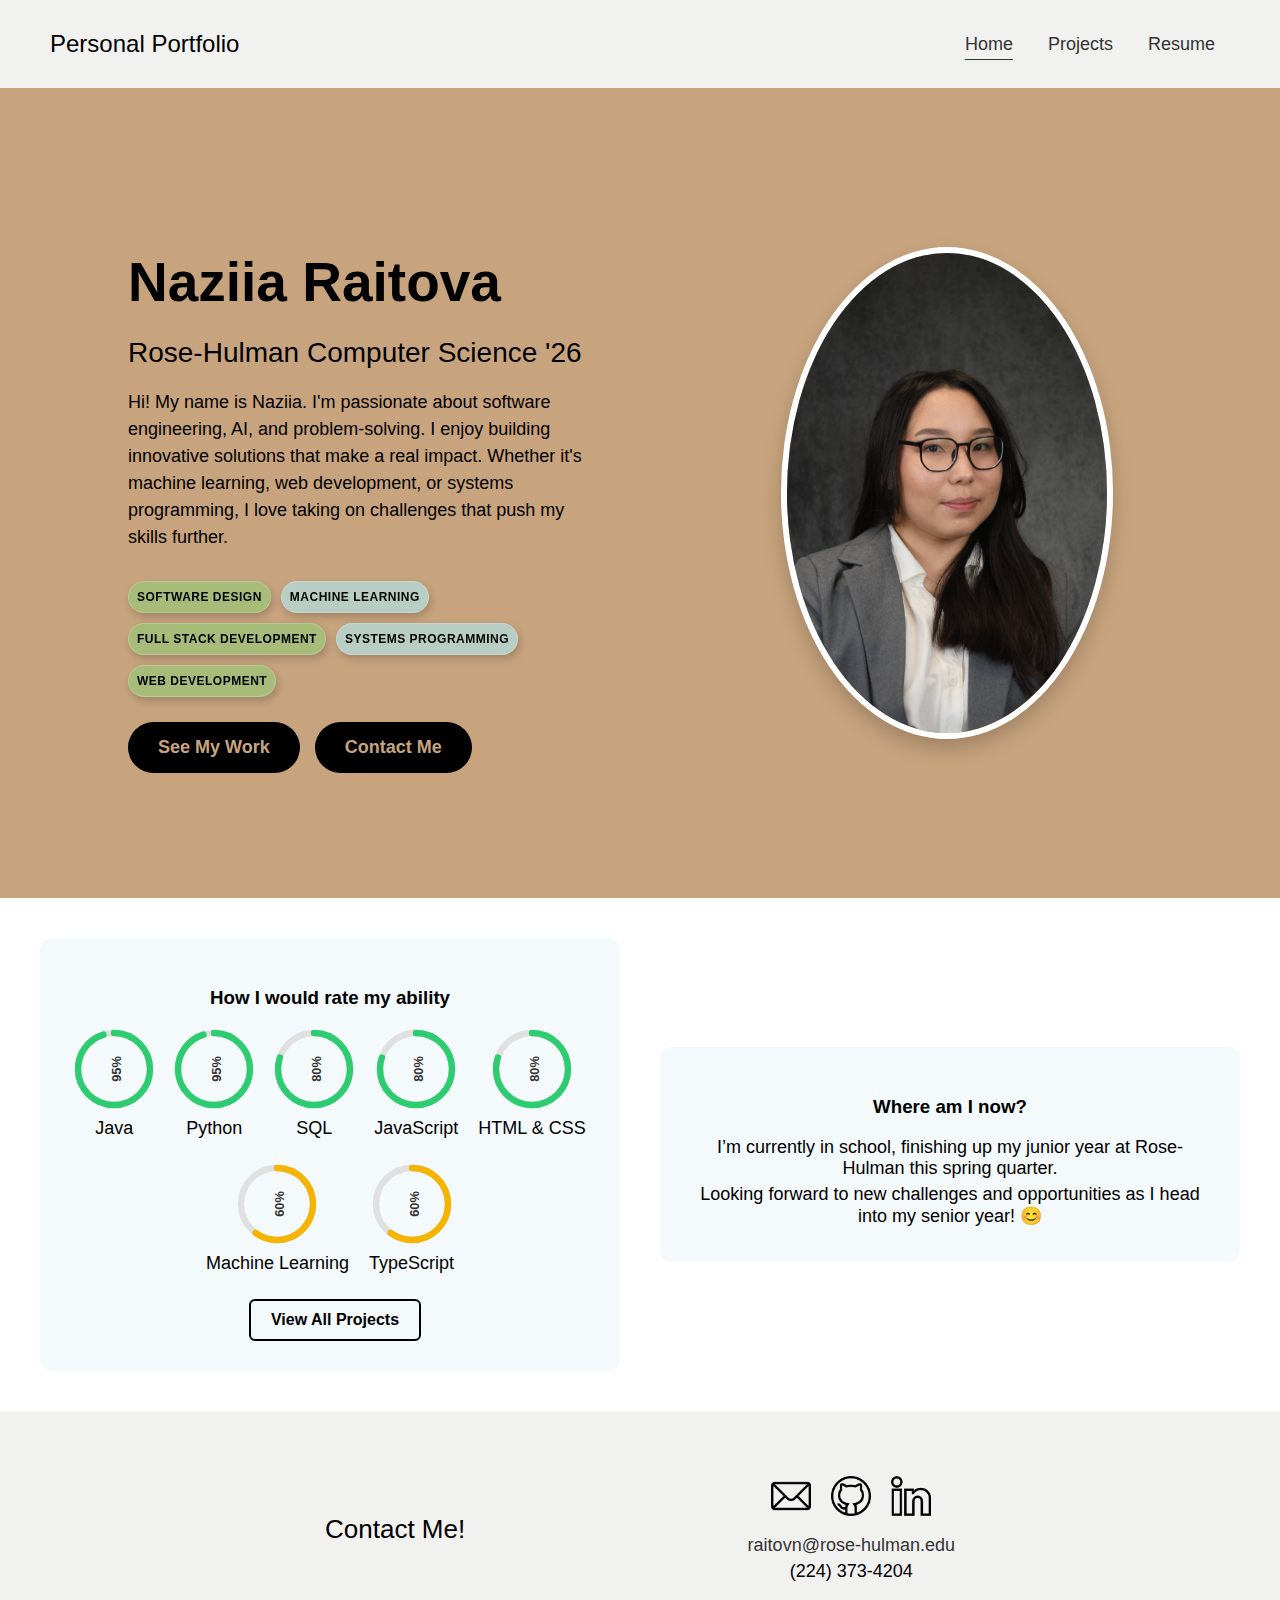
<file: index.html>
<!DOCTYPE html>
<html lang="en">
<head>
    <meta charset="utf-8" />
    <meta name="viewport" content="width=device-width, initial-scale=1" />
    <title>Naziia Raitova's Personal Website</title>
    <link rel="icon" href="images/icon2.png" />
    <link rel="stylesheet" href="styles/main.css">
    <script src="scripts/main.js"></script>
    <style>
        /* Hero Section */
        .hero {
            display: flex;
            justify-content: space-between;
            align-items: center;
            height: 90vh;
            background-color: #c8a47e;
            padding: 0 10%;
        }

        /* Left Side - Text */
        .hero-text {
            width: 45%;
            color: black;
            animation: fadeIn 1.5s ease-in-out;
        }

        .hero-text h1 {
            font-size: 55px;
            font-weight: bold;
            margin-bottom: 10px;
        }

        .hero-text h2 {
            font-size: 28px;
            margin-bottom: 20px;
            color: black;
        }

        .hero-text p {
            font-size: 18px;
            line-height: 1.5;
            margin-bottom: 30px;
        }

        .hero-buttons {
            display: flex;
            gap: 15px;
        }

        .hero-buttons a {
            display: inline-block;
            padding: 15px 30px;
            background-color: black;
            color: #c8a47e;
            text-decoration: none;
            border-radius: 50px;
            font-size: 18px;
            font-weight: bold;
            transition: 0.3s;
        }

        .hero-buttons a:hover {
            background-color: white;
            color: black;
            transform: scale(1.05);
        }

        /* Right Side - Profile Image */
        .hero-image {
            width: 40%;
            display: flex;
            justify-content: center;
            align-items: center;
        }

        .hero-image img {
            width: 100%;
            max-width: 320px;
            border-radius: 50%;
            border: 6px solid white;
            box-shadow: 0px 10px 20px rgba(0, 0, 0, 0.2);
            animation: fadeIn 2s ease-in-out;
        }

        /* Keyframe Animations */
        @keyframes fadeIn {
            from {
                opacity: 0;
                transform: translateY(-20px);
            }
            to {
                opacity: 1;
                transform: translateY(0);
            }
        }

        .buttons {
            margin-top: 20px;
         }

         .btn-secondary {
            display: inline-block;
            padding: 10px 20px;
            border-radius: 6px;
            font-size: 16px;
            font-weight: bold;
            text-decoration: none;
            transition: all 0.3s ease-in-out;
            border: 2px solid black;
            color: black;
            margin-left: 10px;
         }

         .btn-secondary:hover {
            background: black;
            color: white;
         }
         .skill-tags {
            display: flex;
            flex-wrap: wrap;
            gap: 10px;
            margin-bottom: 25px;
         }

         .skill-tag {
            display: inline-block;
            padding: 8px 8px;
            border-radius: 25px;
            font-size: 12px;
            font-weight: bold;
            text-transform: uppercase;
            letter-spacing: 0.5px;
            background: rgba(255, 255, 255, 0.1); /* Transparent Glass Effect */
            backdrop-filter: blur(10px);
            color: black;
            border: 1px solid rgba(255, 255, 255, 0.2);
            box-shadow: 2px 4px 8px rgba(0, 0, 0, 0.2);
            transition: all 0.3s ease-in-out;
         }

         .skill-tag:nth-child(1) { background: #a7bc78; }  /* Light Teal */
         .skill-tag:nth-child(2) { background: #b8cec5; }  /* Mint Green */
         .skill-tag:nth-child(3) { background: #a7bc78; }  /* Light Teal */
         .skill-tag:nth-child(4) { background: #b8cec5; }  /* Mint Green */
         .skill-tag:nth-child(5) { background: #a7bc78; }  /* Light Teal */

         /* Hover Effect */
         .skill-tag:hover {
            transform: translateY(-3px);
            box-shadow: 3px 6px 12px rgba(0, 0, 0, 0.3);
            background: rgba(255, 255, 255, 0.2);
            color: black;
         }



    </style>
</head>
<body>
    <header>
        <div class="logo">Personal Portfolio</div>
        <nav>
            <a href="index.html" style="text-decoration: underline; text-underline-offset: 0.5em;">Home</a>
            <a href="projects.html">Projects</a>
            <a href="resume.html">Resume</a>
        </nav>
    </header>

    <!-- Hero Section -->
    <section class="hero">
        <div class="hero-text">
            <h1>Naziia Raitova</h1>
            <h2>Rose-Hulman Computer Science '26</h2>
            <p>Hi! My name is Naziia. 
               I'm passionate about software engineering, AI, and problem-solving. I enjoy building innovative solutions that make a real impact. 
               Whether it's machine learning, web development, or systems programming, I love taking on challenges that push my skills further.</p>
            
            <!-- Skill Tags -->
            <div class="skill-tags">
                <span class="skill-tag">Software Design</span>
                <span class="skill-tag">Machine Learning</span>
                <span class="skill-tag">Full Stack Development</span>
                <span class="skill-tag">Systems Programming</span>
                <span class="skill-tag">Web Development</span>
            </div>

            <div class="hero-buttons">
                <a href="projects.html">See My Work</a>
                <a href="#" onclick="scrollToFooter()">Contact Me</a>
            </div>
        </div>
        <div class="hero-image">
            <img src="images/profile-pic.jpg" alt="Naziia Raitova Profile Picture">
        </div>
    </section>

    <div class="skills-container">
    <div class="skills-rating">
        <h3>How I would rate my ability</h3>
        <div class="skills-list">
            <div class="skill">
                <svg viewBox="0 0 100 100" class="progress">
                    <circle cx="50" cy="50" r="45" class="bg"></circle>
                    <circle cx="50" cy="50" r="45" class="fg green" data-percent="95"></circle>
                    <text x="50" y="55" class="percent">95%</text>
                </svg>
                <p>Java</p>
            </div>

            <div class="skill">
                <svg viewBox="0 0 100 100" class="progress">
                    <circle cx="50" cy="50" r="45" class="bg"></circle>
                    <circle cx="50" cy="50" r="45" class="fg green" data-percent="95"></circle>
                    <text x="50" y="55" class="percent">95%</text>
                </svg>
                <p>Python</p>
            </div>

            <div class="skill">
                <svg viewBox="0 0 100 100" class="progress">
                    <circle cx="50" cy="50" r="45" class="bg"></circle>
                    <circle cx="50" cy="50" r="45" class="fg green" data-percent="80"></circle>
                    <text x="50" y="55" class="percent">80%</text>
                </svg>
                <p>SQL</p>
            </div>

            <div class="skill">
                <svg viewBox="0 0 100 100" class="progress">
                    <circle cx="50" cy="50" r="45" class="bg"></circle>
                    <circle cx="50" cy="50" r="45" class="fg green" data-percent="80"></circle>
                    <text x="50" y="55" class="percent">80%</text>
                </svg>
                <p>JavaScript</p>
            </div>

            <div class="skill">
                <svg viewBox="0 0 100 100" class="progress">
                    <circle cx="50" cy="50" r="45" class="bg"></circle>
                    <circle cx="50" cy="50" r="45" class="fg green" data-percent="80"></circle>
                    <text x="50" y="55" class="percent">80%</text>
                </svg>
                <p>HTML & CSS</p>
            </div>

            <div class="skill">
                <svg viewBox="0 0 100 100" class="progress">
                    <circle cx="50" cy="50" r="45" class="bg"></circle>
                    <circle cx="50" cy="50" r="45" class="fg yellow" data-percent="60"></circle>
                    <text x="50" y="55" class="percent">60%</text>
                </svg>
                <p>Machine Learning</p>
            </div>

            <div class="skill">
                <svg viewBox="0 0 100 100" class="progress">
                    <circle cx="50" cy="50" r="45" class="bg"></circle>
                    <circle cx="50" cy="50" r="45" class="fg yellow" data-percent="60"></circle>
                    <text x="50" y="55" class="percent">60%</text>
                </svg>
                <p>TypeScript</p>
            </div>
        </div>

        <div class="buttons">
            <a href="projects.html" class="btn-secondary">View All Projects</a>
        </div>
    </div>
    
    <div class="skills-summary">
        <h3>Where am I now?</h3>
        <p>I’m currently in school, finishing up my junior year at Rose-Hulman this spring quarter.</p>
        <p>Looking forward to new challenges and opportunities as I head into my senior year! 😊</p>
    </div>
   </div>

    <footer id="contact-footer">
      <h2>Contact Me!</h2>
      <!-- <hr class="footer-line"> -->
      <div class="footer-container">
         <div class="footer-icons">
            <a href="mailto:raitovn@rose-hulman.edu" target="_blank">
                  <img src="images/mail-icon.png" alt="Email" class="icon">
            </a>
            <a href="https://github.com/rhit-raitovn" target="_blank">
                  <img src="images/github-icon.png" alt="GitHub" class="icon">
            </a>
            <a href="https://www.linkedin.com/in/naziia-raitova" target="_blank">
                  <img src="images/linkedin-icon2.png" alt="LinkedIn" class="icon">
            </a>
         </div>
         <p><a href="mailto:raitovn@rose-hulman.edu">raitovn@rose-hulman.edu</a></p>
         <p>(224) 373-4204</p>
      </div>
   </footer>
</body>
</html>
</file>
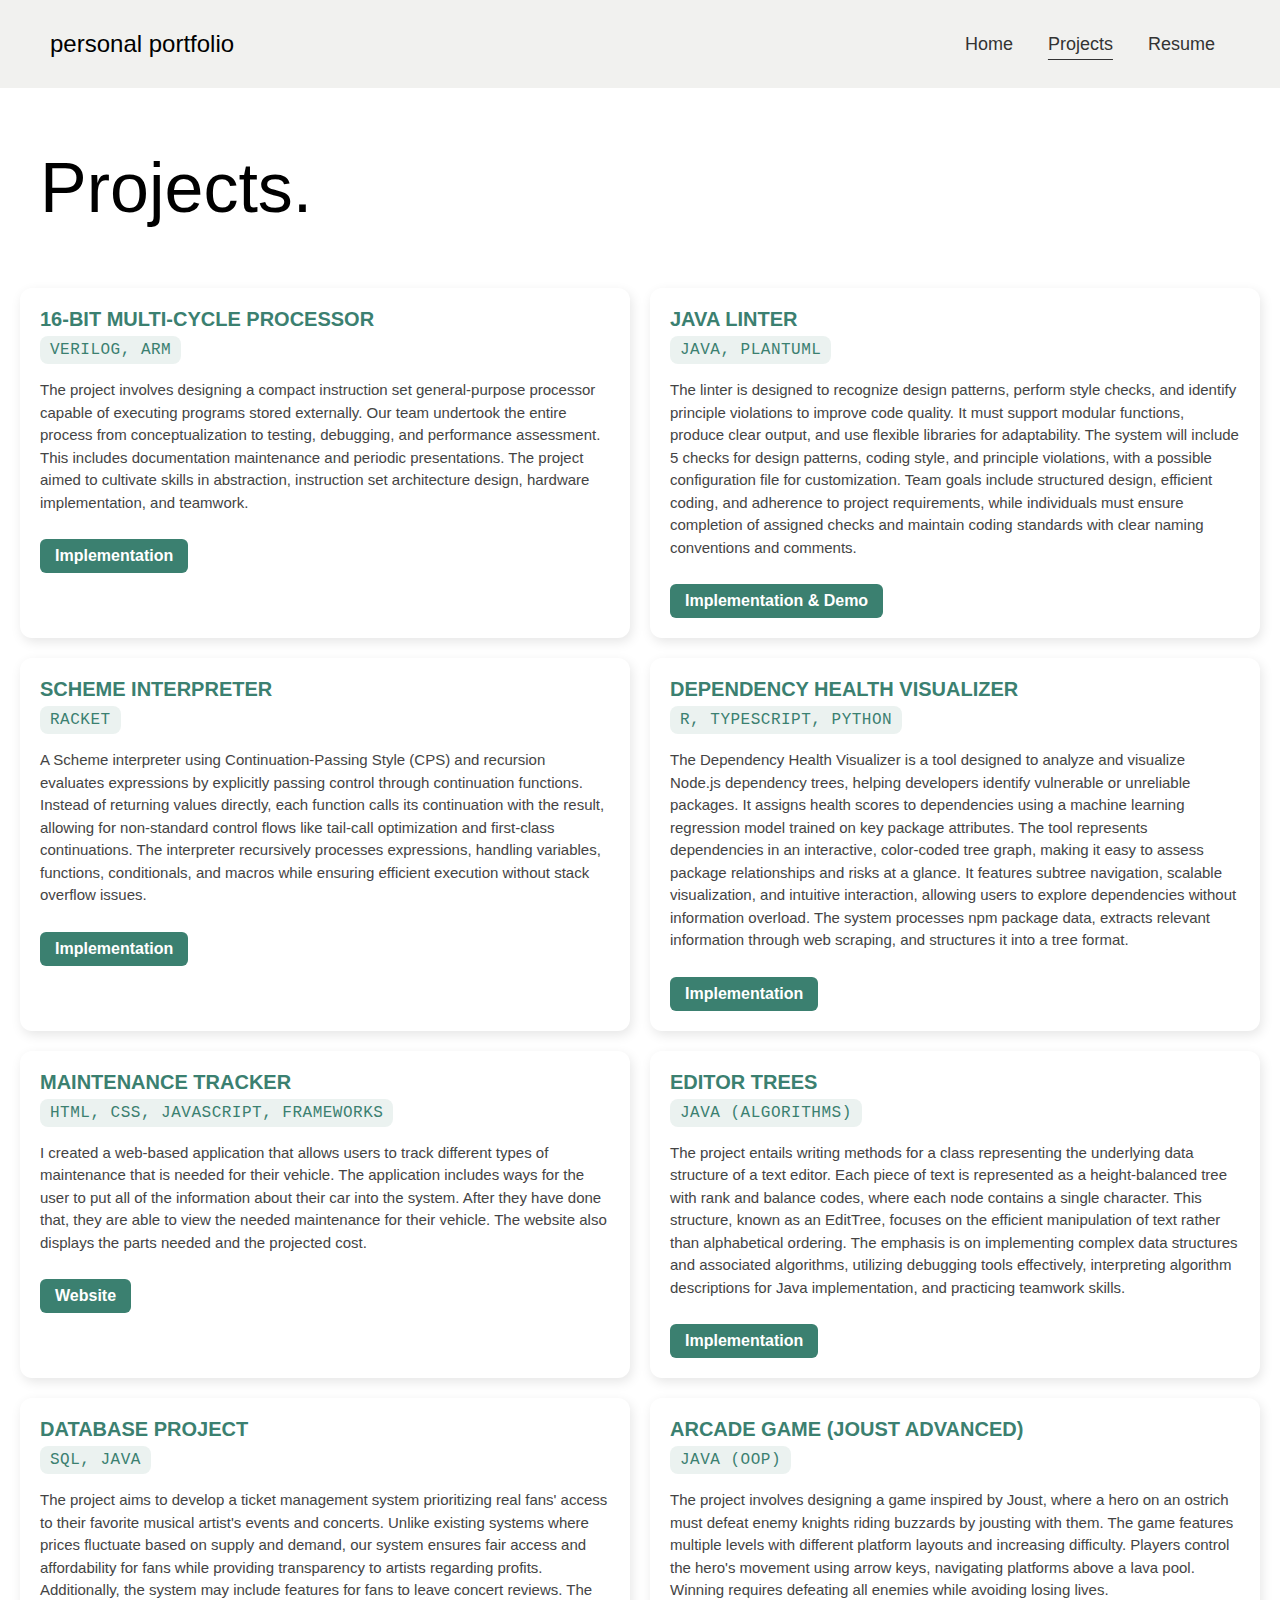
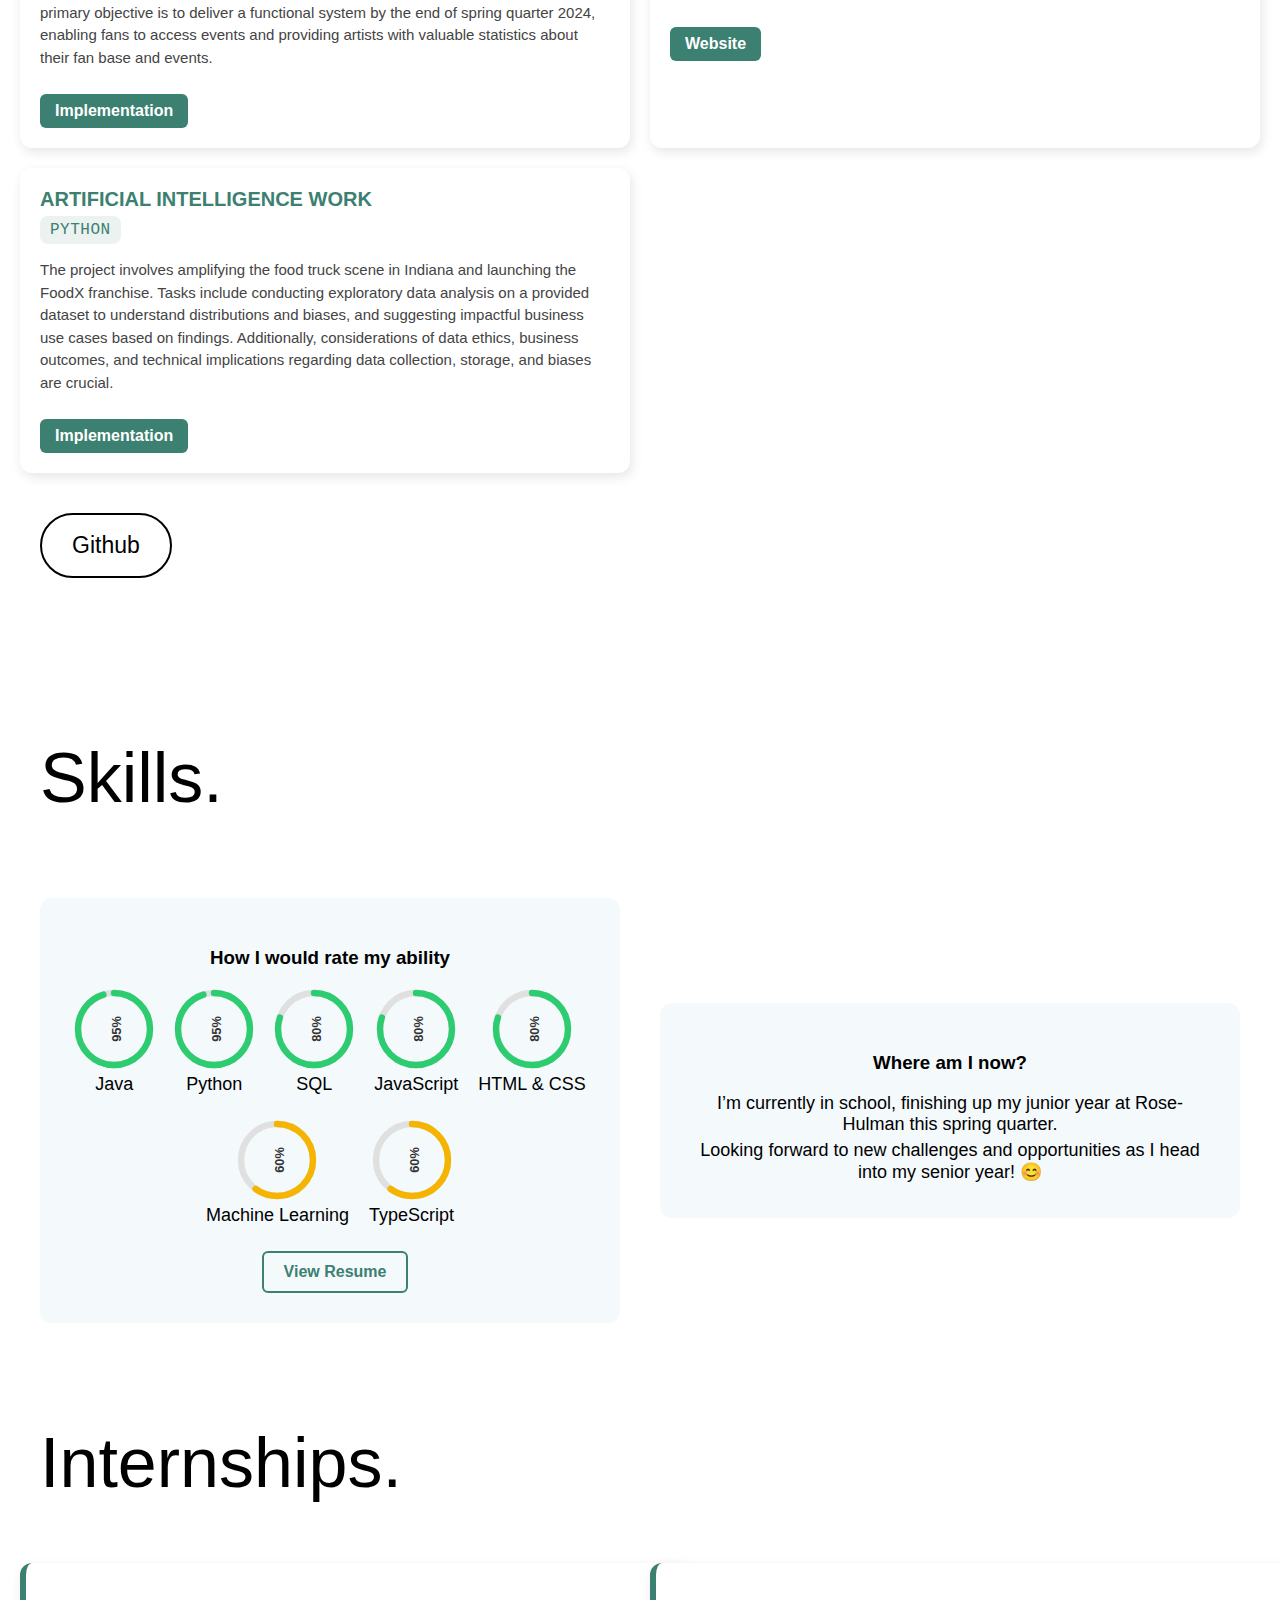
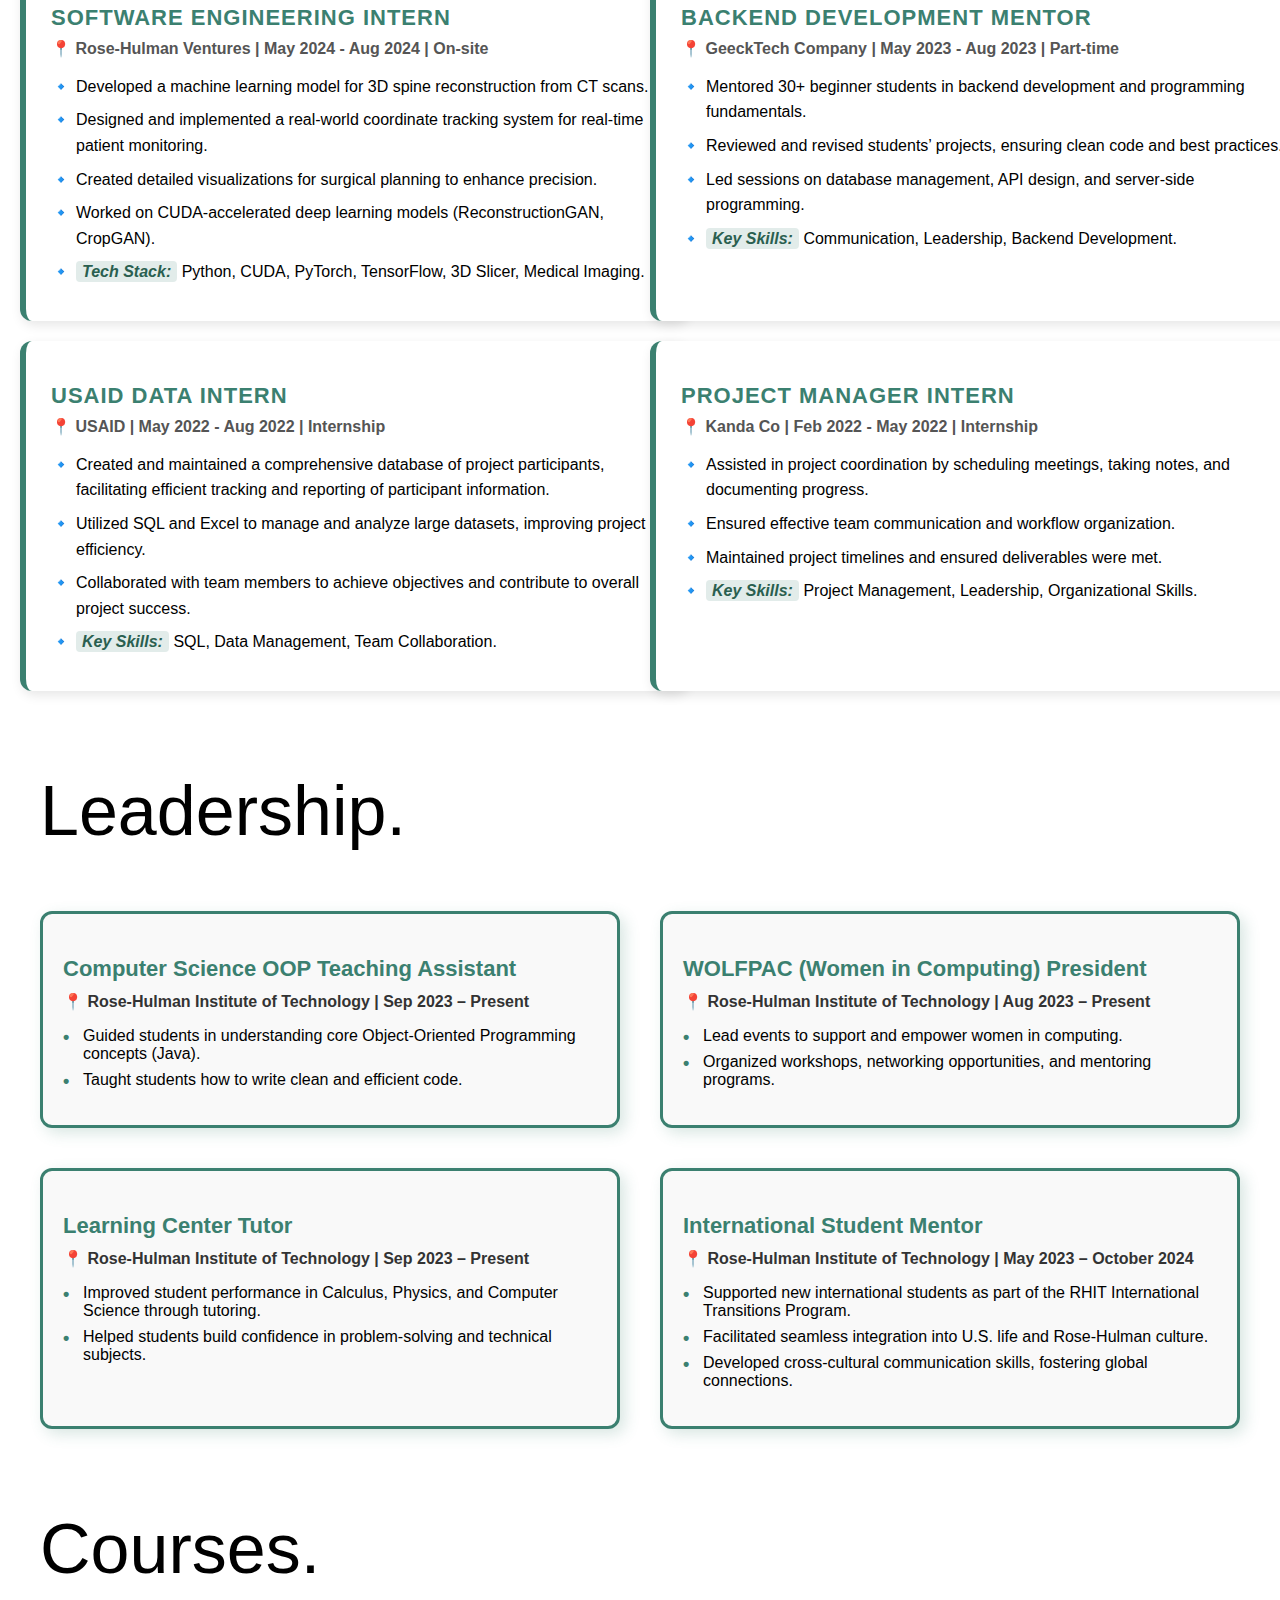
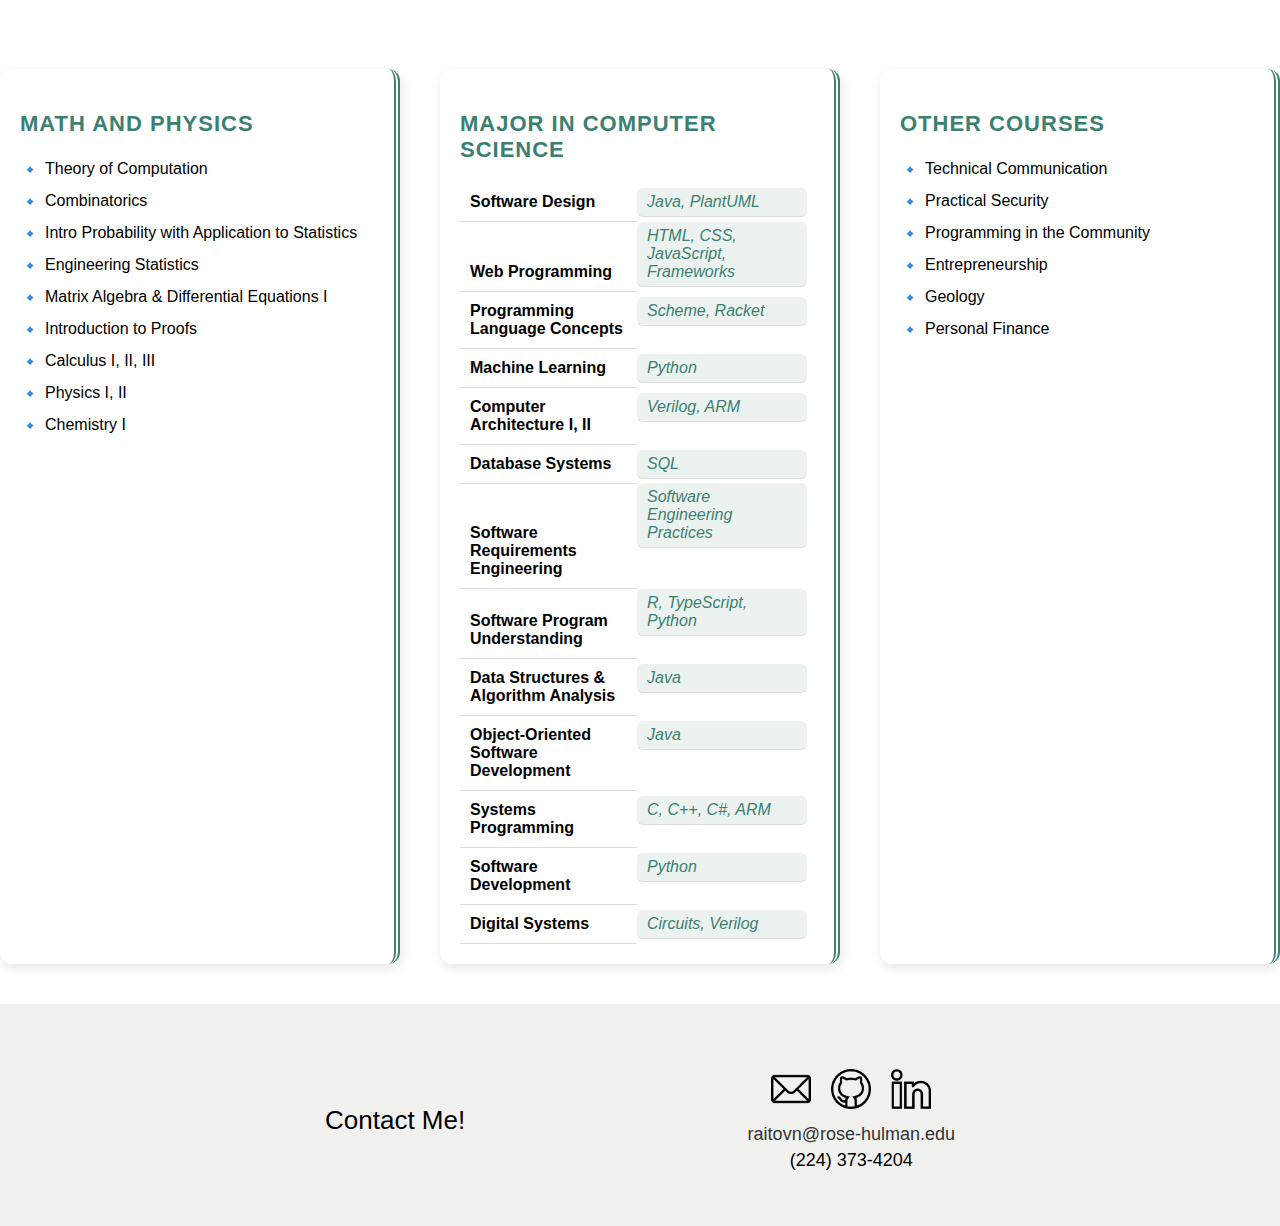
<file: projects.html>
<html>
<head>
    <meta charset="utf-8" />
    <meta name="viewport" content="width=device-width, initial-scale=1" />
    <title>Naziia Raitova's Personal Website</title>
    <link rel="icon" href="images/icon2.png" />
    <link rel="stylesheet" href="styles/main.css">
    <script src="scripts/main.js"></script>
    <style>

@import url('https://fonts.cdnfonts.com/css/neue-haas-grotesk-display-pro');

/* Internship Container - Clean Grid Layout */
.int-container {
    display: grid;
    grid-template-columns: repeat(auto-fit, minmax(500px, 1fr));
    gap: 20px; /* Space between the cards */
    justify-content: center;
    padding: 20px;
    max-width: 1500px;
    margin: 0 auto; /* Centers the container */
}

/* Internship Cards */
.internship {
    background: #ffffff;
    padding: 20px 25px;
    border-radius: 12px;
    box-shadow: 2px 4px 12px rgba(0, 0, 0, 0.1);
    max-width: 650px; /* Keeps a good width */
    width: 100%;
    margin: 0 auto;
    position: relative;
    overflow: hidden;
    transition: transform 0.3s ease-in-out, box-shadow 0.3s ease-in-out;
    border-left: 6px solid #3b8070; /* Left accent border */
}

/* Fun Hover Effects */
.internship:hover {
    transform: translateY(-5px);
    box-shadow: 4px 6px 15px rgba(0, 0, 0, 0.15);
    border-left: 6px solid #2a5f50; /* Darker accent on hover */
}

/* Internship Title */
.internship h3 {
    font-size: 22px;
    color: #3b8070;
    margin-bottom: 8px;
    font-weight: bold;
    text-transform: uppercase;
    letter-spacing: 1px;
}

/* Company & Date Info */
.internship p {
    font-size: 16px;
    font-weight: bold;
    color: #555;
    margin-bottom: 10px;
}

/* Internship List Styling */
.internship ul {
    list-style-type: none;
    padding-left: 0;
}

.internship li {
    font-size: 16px;
    margin-bottom: 8px;
    padding-left: 25px;
    position: relative;
    line-height: 1.6;
}

/* Custom Bullet Point */
.internship li::before {
    content: "🔹"; /* Cool bullet icon */
    position: absolute;
    left: 0;
    color: #3b8070;
    font-weight: bold;
}

/* Highlight Tech Stack & Skills */
.internship li strong {
    color: #2a5f50;
    font-weight: bold;
    background: rgba(59, 128, 112, 0.15);
    padding: 2px 6px;
    border-radius: 4px;
    font-style: italic;
}

.buttons {
    margin-top: 20px;
}

.btn-secondary {
    display: inline-block;
    padding: 10px 20px;
    border-radius: 6px;
    font-size: 16px;
    font-weight: bold;
    text-decoration: none;
    transition: all 0.3s ease-in-out;
    border: 2px solid #3b8070;
    color: #3b8070;
    margin-left: 10px;
}

.btn-secondary:hover {
    background: #3b8070;
    color: white;
}

.lead-container {
    display: grid;
    grid-template-columns: repeat(auto-fit, minmax(400px, 1fr)); 
    gap: 40px;
    padding: 20px;
    max-width: 1200px;
    margin: 0 auto;
}

/* Leadership Card with Frame Effect */
.leadership-card {
    background: #f9f9f9;
    padding: 20px;
    border-radius: 12px;
    border: 3px solid #3b8070; /* Frame Color */
    box-shadow: 5px 5px 15px rgba(59, 128, 112, 0.2); /* Subtle Glow Effect */
    transition: transform 0.3s ease-in-out, box-shadow 0.3s ease-in-out;
}

.leadership-card:hover {
    transform: translateY(-5px);
    box-shadow: 8px 10px 20px rgba(59, 128, 112, 0.3);
    /* background: rgba(59, 128, 112, 0.1); */
}

/* Heading Color */
.leadership-card h3 {
    font-size: 22px;
    color: #3b8070; /* Match the theme */
    margin-bottom: 10px;
    font-weight: bold;
}

/* Position & Description */
.leadership-card p {
    font-size: 16px;
    font-weight: bold;
    color: #333;
}

/* Bullet Points */
.leadership-card ul {
    list-style-type: none;
    padding-left: 0;
}

.leadership-card li {
    font-size: 16px;
    margin-bottom: 8px;
    padding-left: 20px;
    position: relative;
}

.leadership-card li::before {
    content: "•";
    position: absolute;
    left: 0;
    color: #3b8070;
    font-weight: bold;
    font-size: 18px;
}


    </style>
</head>

<body>
    <header>
       <div class="logo">personal portfolio</div>
       <nav>
           <a href="index.html">Home</a>
           <a href="projects.hrml" style="text-decoration: underline; text-underline-offset: 0.5em;">Projects</a>
           <a href="resume.html">Resume</a>
       </nav>
   </header>
   <div class="head">Projects.</div>
   <div class="container">
       <div class="project">
           <div class="project-description">
               <div class="project-title">16-bit multi-cycle processor</div>
               <div class="project-tech">Verilog, ARM</div>
               <p>The project involves designing a compact instruction set general-purpose processor capable of executing programs stored externally. Our team undertook the entire process from conceptualization to testing, debugging, and performance assessment. This includes documentation maintenance and periodic presentations. The project aimed to cultivate skills in abstraction, instruction set architecture design, hardware implementation, and teamwork.
               </p>
               <div</div>
               <a href="https://github.com/rhit-raitovn/16-bit-multi-cycle-processor" target="_blank">Implementation</a>
           </div>
       </div>

       <div class="project">
           <div class="project-description">
               <div class="project-title">Java Linter</div>
               <div class="project-tech">Java, PlantUML</div>
               <p>The linter is designed to recognize design patterns, perform style checks, and identify principle violations to improve code quality. It must support modular functions, produce clear output, and use flexible libraries for adaptability. The system will include 5 checks for design patterns, coding style, and principle violations, with a possible configuration file for customization. Team goals include structured design, efficient coding, and adherence to project requirements, while individuals must ensure completion of assigned checks and maintain coding standards with clear naming conventions and comments.</p>
                <a href="https://github.com/rhit-raitovn/Java-Linter" target="_blank">Implementation & Demo</a>
            </div>
       </div>

       <div class="project">
           <div class="project-description">
               <div class="project-title">Scheme Interpreter</div>
               <div class="project-tech">Racket</div>
               <p>A Scheme interpreter using Continuation-Passing Style (CPS) and recursion evaluates expressions by explicitly passing control through continuation functions. Instead of returning values directly, each function calls its continuation with the result, allowing for non-standard control flows like tail-call optimization and first-class continuations. The interpreter recursively processes expressions, handling variables, functions, conditionals, and macros while ensuring efficient execution without stack overflow issues.</p>
                <a href="https://github.com/rhit-raitovn/Programming-Language-Concepts/tree/main/Interpreter" target="_blank">Implementation</a>
            </div>
       </div>

       <div class="project">
           <div class="project-description">
               <div class="project-title">Dependency Health Visualizer</div>
               <div class="project-tech">R, TypeScript, Python</div>
               <p>The Dependency Health Visualizer is a tool designed to analyze and visualize Node.js dependency trees, helping developers identify vulnerable or unreliable packages. It assigns health scores to dependencies using a machine learning regression model trained on key package attributes. The tool represents dependencies in an interactive, color-coded tree graph, making it easy to assess package relationships and risks at a glance. It features subtree navigation, scalable visualization, and intuitive interaction, allowing users to explore dependencies without information overload. The system processes npm package data, extracts relevant information through web scraping, and structures it into a tree format. </p>
                <a href="https://github.com/Software-Program-Understanding-Team-1/ProjectRepo" target="_blank">Implementation</a>
            </div>
       </div>

       <div class="project">
           <div class="project-description">
               <div class="project-title">Maintenance Tracker</div>
               <div class="project-tech">HTML, CSS, JavaScript, Frameworks</div>
               <p>I created a web-based application that allows users to track different types of maintenance that is needed for their vehicle. The application includes ways for the user to put all of the information about their car into the system. After they have done that, they are able to view the needed maintenance for their vehicle. The website also displays the parts needed and the projected cost.</p>
                <a href="https://maintenance-tracker-csse280.web.app/" target="_blank">Website</a>
            </div>
       </div>
       <div class="project">
           <div class="project-description">
               <div class="project-title">Editor Trees</div>
               <div class="project-tech">Java (Algorithms)</div>
               <p>The project entails writing methods for a class representing the underlying data structure of a text editor. Each piece of text is represented as a height-balanced tree with rank and balance codes, where each node contains a single character. This structure, known as an EditTree, focuses on the efficient manipulation of text rather than alphabetical ordering. The emphasis is on implementing complex data structures and associated algorithms, utilizing debugging tools effectively, interpreting algorithm descriptions for Java implementation, and practicing teamwork skills. </p>
               <a href="https://github.com/rhit-raitovn/Data-Structures-and-Algorithms" target="_blank">Implementation</a>
            </div>
       </div>
       <div class="project">
           <div class="project-description">
               <div class="project-title">Database Project</div>
               <div class="project-tech">SQL, Java</div>
               <p>The project aims to develop a ticket management system prioritizing real fans' access to their favorite musical artist's events and concerts. Unlike existing systems where prices fluctuate based on supply and demand, our system ensures fair access and affordability for fans while providing transparency to artists regarding profits. Additionally, the system may include features for fans to leave concert reviews. The primary objective is to deliver a functional system by the end of spring quarter 2024, enabling fans to access events and providing artists with valuable statistics about their fan base and events.</p>
               <a href="https://github.com/rhit-raitovn/Database-Project-MusicTix" target="_blank">Implementation</a>
            </div>
       </div>
       <div class="project">
           <div class="project-description">
               <div class="project-title">Arcade Game (Joust Advanced)</div>
               <div class="project-tech">Java (OOP)</div>
               <p>The project involves designing a game inspired by Joust, where a hero on an ostrich must defeat enemy knights riding buzzards by jousting with them. The game features multiple levels with different platform layouts and increasing difficulty. Players control the hero's movement using arrow keys, navigating platforms above a lava pool. Winning requires defeating all enemies while avoiding losing lives.</p>
               <a href="https://github.com/rhit-raitovn/OOP-Final-Project/tree/main/csse220-fall-2022-23-final-project-f23-a-409-master" target="_blank">Website</a>
            </div>
       </div>
       <div class="project">
           <div class="project-description">
               <div class="project-title">Artificial Intelligence Work</div>
               <div class="project-tech">Python</div>
               <p>The project involves amplifying the food truck scene in Indiana and launching the FoodX franchise. Tasks include conducting exploratory data analysis on a provided dataset to understand distributions and biases, and suggesting impactful business use cases based on findings. Additionally, considerations of data ethics, business outcomes, and technical implications regarding data collection, storage, and biases are crucial.</p>
                <a href="https://github.com/rhit-raitovn/Artificial-Intelligence-Work-Prompt" target="_blank">Implementation</a>
            </div>
       </div>
   </div>
   <a class="git" href="https://github.com/rhit-raitovn" target="_blank">Github</a>

   <div class="head">Skills.</div>
   <div class="skills-container">
    <div class="skills-rating">
        <h3>How I would rate my ability</h3>
        <div class="skills-list">
            <div class="skill">
                <svg viewBox="0 0 100 100" class="progress">
                    <circle cx="50" cy="50" r="45" class="bg"></circle>
                    <circle cx="50" cy="50" r="45" class="fg green" data-percent="95"></circle>
                    <text x="50" y="55" class="percent">95%</text>
                </svg>
                <p>Java</p>
            </div>

            <div class="skill">
                <svg viewBox="0 0 100 100" class="progress">
                    <circle cx="50" cy="50" r="45" class="bg"></circle>
                    <circle cx="50" cy="50" r="45" class="fg green" data-percent="95"></circle>
                    <text x="50" y="55" class="percent">95%</text>
                </svg>
                <p>Python</p>
            </div>

            <div class="skill">
                <svg viewBox="0 0 100 100" class="progress">
                    <circle cx="50" cy="50" r="45" class="bg"></circle>
                    <circle cx="50" cy="50" r="45" class="fg green" data-percent="80"></circle>
                    <text x="50" y="55" class="percent">80%</text>
                </svg>
                <p>SQL</p>
            </div>

            <div class="skill">
                <svg viewBox="0 0 100 100" class="progress">
                    <circle cx="50" cy="50" r="45" class="bg"></circle>
                    <circle cx="50" cy="50" r="45" class="fg green" data-percent="80"></circle>
                    <text x="50" y="55" class="percent">80%</text>
                </svg>
                <p>JavaScript</p>
            </div>

            <div class="skill">
                <svg viewBox="0 0 100 100" class="progress">
                    <circle cx="50" cy="50" r="45" class="bg"></circle>
                    <circle cx="50" cy="50" r="45" class="fg green" data-percent="80"></circle>
                    <text x="50" y="55" class="percent">80%</text>
                </svg>
                <p>HTML & CSS</p>
            </div>

            <div class="skill">
                <svg viewBox="0 0 100 100" class="progress">
                    <circle cx="50" cy="50" r="45" class="bg"></circle>
                    <circle cx="50" cy="50" r="45" class="fg yellow" data-percent="60"></circle>
                    <text x="50" y="55" class="percent">60%</text>
                </svg>
                <p>Machine Learning</p>
            </div>

            <div class="skill">
                <svg viewBox="0 0 100 100" class="progress">
                    <circle cx="50" cy="50" r="45" class="bg"></circle>
                    <circle cx="50" cy="50" r="45" class="fg yellow" data-percent="60"></circle>
                    <text x="50" y="55" class="percent">60%</text>
                </svg>
                <p>TypeScript</p>
            </div>
        </div>

        <div class="buttons">
            <a href="resume.html" class="btn-secondary">View Resume</a>
        </div>
    </div>
    
    <div class="skills-summary">
        <h3>Where am I now?</h3>
        <p>I’m currently in school, finishing up my junior year at Rose-Hulman this spring quarter.</p>
        <p>Looking forward to new challenges and opportunities as I head into my senior year! 😊</p>
    </div>
   </div>

      <div class="head">Internships.</div>
      <div class="int-container">
         <div class="internship">
            <h3>Software Engineering Intern</h3>
            <p><strong>📍 Rose-Hulman Ventures | May 2024 - Aug 2024 | On-site</strong></p>
            <ul>
               <li>Developed a machine learning model for 3D spine reconstruction from CT scans.</li>
               <li>Designed and implemented a real-world coordinate tracking system for real-time patient monitoring.</li>
               <li>Created detailed visualizations for surgical planning to enhance precision.</li>
               <li>Worked on CUDA-accelerated deep learning models (ReconstructionGAN, CropGAN).</li>
               <li><strong>Tech Stack:</strong> Python, CUDA, PyTorch, TensorFlow, 3D Slicer, Medical Imaging.</li>
            </ul>
         </div>

         <div class="internship">
            <h3>Backend Development Mentor</h3>
            <p><strong>📍 GeeckTech Company | May 2023 - Aug 2023 | Part-time</strong></p>
            <ul>
               <li>Mentored 30+ beginner students in backend development and programming fundamentals.</li>
               <li>Reviewed and revised students’ projects, ensuring clean code and best practices.</li>
               <li>Led sessions on database management, API design, and server-side programming.</li>
               <li><strong>Key Skills:</strong> Communication, Leadership, Backend Development.</li>
            </ul>
         </div>

         <div class="internship">
            <h3>USAID Data Intern</h3>
            <p><strong>📍 USAID | May 2022 - Aug 2022 | Internship</strong></p>
            <ul>
               <li>Created and maintained a comprehensive database of project participants, facilitating efficient tracking and reporting of participant information.</li>
               <li>Utilized SQL and Excel to manage and analyze large datasets, improving project efficiency.</li>
               <li>Collaborated with team members to achieve objectives and contribute to overall project success.</li>
               <li><strong>Key Skills:</strong> SQL, Data Management, Team Collaboration.</li>
            </ul>
         </div>

         <div class="internship">
            <h3>Project Manager Intern</h3>
            <p><strong>📍 Kanda Co | Feb 2022 - May 2022 | Internship</strong></p>
            <ul>
               <li>Assisted in project coordination by scheduling meetings, taking notes, and documenting progress.</li>
               <li>Ensured effective team communication and workflow organization.</li>
               <li>Maintained project timelines and ensured deliverables were met.</li>
               <li><strong>Key Skills:</strong> Project Management, Leadership, Organizational Skills.</li>
            </ul>
         </div>

      </div>


    <div class="head">Leadership.</div>
    <div class="lead-container">
        <div class="leadership-card">
            <h3>Computer Science OOP Teaching Assistant</h3>
            <p><strong>📍 Rose-Hulman Institute of Technology | Sep 2023 – Present</strong></p>
            <ul>
                <li>Guided students in understanding core Object-Oriented Programming concepts (Java).</li>
                <li>Taught students how to write clean and efficient code.</li>
            </ul>
        </div>

        <div class="leadership-card">
            <h3>WOLFPAC (Women in Computing) President</h3>
            <p><strong>📍 Rose-Hulman Institute of Technology | Aug 2023 – Present</strong></p>
            <ul>
                <li>Lead events to support and empower women in computing.</li>
                <li>Organized workshops, networking opportunities, and mentoring programs.</li>
            </ul>
        </div>

        <div class="leadership-card">
            <h3>Learning Center Tutor</h3>
            <p><strong>📍 Rose-Hulman Institute of Technology | Sep 2023 – Present</strong></p>
            <ul>
                <li>Improved student performance in Calculus, Physics, and Computer Science through tutoring.</li>
                <li>Helped students build confidence in problem-solving and technical subjects.</li>
            </ul>
        </div>

        <div class="leadership-card">
            <h3>International Student Mentor</h3>
            <p><strong>📍 Rose-Hulman Institute of Technology | May 2023 – October 2024</strong></p>
            <ul>
                <li>Supported new international students as part of the RHIT International Transitions Program.</li>
                <li>Facilitated seamless integration into U.S. life and Rose-Hulman culture.</li>
                <li>Developed cross-cultural communication skills, fostering global connections.</li>
            </ul>
        </div>

    </div>


   <div class="head">Courses.</div>
   <div class="course-container">
      <div class="course-grid">
         
         <div class="course">
               <h3>Math and Physics</h3>
                <ul class="single-column">
                  <li>Theory of Computation</li>
                  <li>Combinatorics</li>
                  <li>Intro Probability with Application to Statistics</li>
                  <li>Engineering Statistics</li>
                  <li>Matrix Algebra & Differential Equations I</li>
                  <li>Introduction to Proofs</li>
                  <li>Calculus I, II, III</li>
                  <li>Physics I, II</li>
                  <li>Chemistry I</li>
               </ul>
         </div>

         <div class="course">
         <h3>Major in Computer Science</h3>
         <div class="course-table">
               <div class="course-row">
                  <div class="course-name">Software Design</div>
                  <div class="course-skill">Java, PlantUML</div>
               </div>
               <div class="course-row">
                  <div class="course-name">Web Programming</div>
                  <div class="course-skill">HTML, CSS, JavaScript, Frameworks</div>
               </div>
               <div class="course-row">
                  <div class="course-name">Programming Language Concepts</div>
                  <div class="course-skill">Scheme, Racket</div>
               </div>
               <div class="course-row">
                  <div class="course-name">Machine Learning</div>
                  <div class="course-skill">Python</div>
               </div>
               <div class="course-row">
                  <div class="course-name">Computer Architecture I, II</div>
                  <div class="course-skill">Verilog, ARM</div>
               </div>
               <div class="course-row">
                  <div class="course-name">Database Systems</div>
                  <div class="course-skill">SQL</div>
               </div>
               <div class="course-row">
                  <div class="course-name">Software Requirements Engineering</div>
                  <div class="course-skill">Software Engineering Practices</div>
               </div>
               <div class="course-row">
                  <div class="course-name">Software Program Understanding</div>
                  <div class="course-skill">R, TypeScript, Python</div>
               </div>
               <div class="course-row">
                  <div class="course-name">Data Structures & Algorithm Analysis</div>
                  <div class="course-skill">Java</div>
               </div>
               <div class="course-row">
                  <div class="course-name">Object-Oriented Software Development</div>
                  <div class="course-skill">Java</div>
               </div>
               <div class="course-row">
                  <div class="course-name">Systems Programming</div>
                  <div class="course-skill">C, C++, C#, ARM</div>
               </div>
               <div class="course-row">
                  <div class="course-name">Software Development</div>
                  <div class="course-skill">Python</div>
               </div>
               <div class="course-row">
                  <div class="course-name">Digital Systems</div>
                  <div class="course-skill">Circuits, Verilog</div>
               </div>
               
         </div>
      </div>

         <div class="course">
         <h3>Other Courses</h3>
         <ul class="single-column">
               <li>Technical Communication</li>
               <li>Practical Security</li>
               <li>Programming in the Community</li>
               <li>Entrepreneurship</li>
               <li>Geology</li>
               <li>Personal Finance</li>
         </ul>
         </div>

      </div>
   </div>


    <footer>
      <h2>Contact Me!</h2>
      <!-- <hr class="footer-line"> -->
      <div class="footer-container">
         <div class="footer-icons">
            <a href="mailto:raitovn@rose-hulman.edu" target="_blank">
                  <img src="images/mail-icon.png" alt="Email" class="icon">
            </a>
            <a href="https://github.com/rhit-raitovn" target="_blank">
                  <img src="images/github-icon.png" alt="GitHub" class="icon">
            </a>
            <a href="https://www.linkedin.com/in/naziia-raitova" target="_blank">
                  <img src="images/linkedin-icon2.png" alt="LinkedIn" class="icon">
            </a>
         </div>
         <p><a href="mailto:raitovn@rose-hulman.edu">raitovn@rose-hulman.edu</a></p>
         <p>(224) 373-4204</p>
      </div>
   </footer>

</body>
</html>
</file>
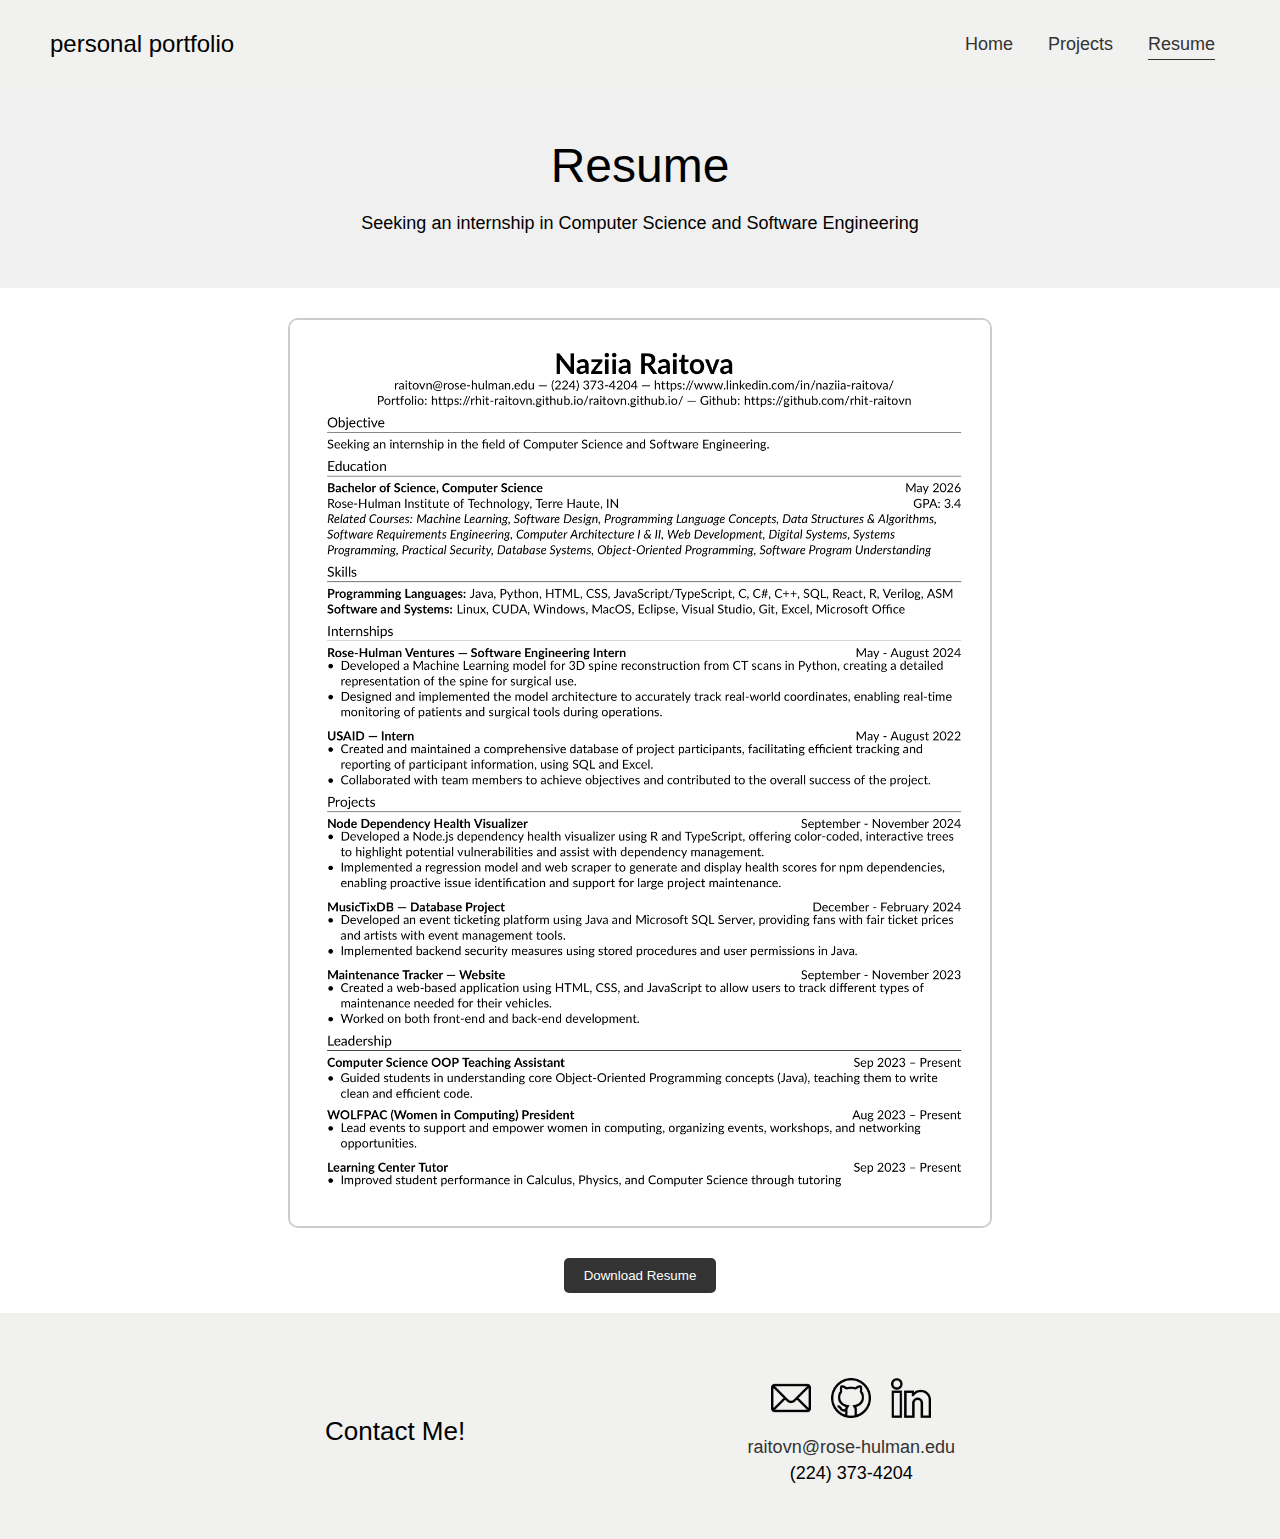
<file: resume.html>
<!DOCTYPE html>
<html lang="en">
<head>
    <meta charset="utf-8" />
    <meta name="viewport" content="width=device-width, initial-scale=1" />
    <title>Naziia Raitova's Personal Website</title>
    <link rel="icon" href="images/icon2.png" />
    <link rel="stylesheet" href="styles/main.css">
    <style>
        .hero {
            background-color: #f0f0f0;
            height: 200px;
            display: flex;
            flex-direction: column;
            justify-content: center;
            align-items: center;
            text-align: center;
            font-family: 'Neue Haas Grotesk Display Pro', sans-serif;
            font-weight: 500;
        }

        .resume {
            font-size: 3em;
            margin-bottom: 15px;
        }

        .download-btn {
            display: block;
            width: fit-content;
            margin: 20px auto;
            padding: 10px 20px;
            font-size: 18px;
            background-color: #333;
            color: white;
            border: none;
            cursor: pointer;
            border-radius: 5px;
            transition: 0.3s;
            text-align: center;
        }

        .download-btn:hover {
            background-color: #555;
        }

        .resume-image {
            display: block;
            width: 70%;  /* Reduce size */
            max-width: 700px; /* Limit max width */
            margin: 30px auto;
            border: 2px solid #ccc;
            border-radius: 10px;
        }

        .download-link {
            display: block;
            text-align: center;
            margin: 20px 0;
        }
        
        .download-link button {
            padding: 10px 20px;
            background-color: #333;
            color: white;
            border: none;
            border-radius: 5px;
            cursor: pointer;
        }

    </style>
</head>
<body>
    <header>
        <div class="logo">personal portfolio</div>
        <nav>
            <a href="index.html">Home</a>
            <a href="projects.html">Projects</a>
            <a href="resume.html" style="text-decoration: underline; text-underline-offset: 0.5em;">Resume</a>
        </nav>
    </header>

    <div class="hero">
        <div class="resume">Resume</div>
        <p>Seeking an internship in Computer Science and Software Engineering</p>
    </div>

    <img src="resume.jpg" alt="Naziia Raitova Resume" class="resume-image">

    <div class="download-link">
        <a href="Resume-Naziia-Raitova.pdf" download>
            <button>Download Resume</button>
        </a>
    </div>

    <footer>
      <h2>Contact Me!</h2>
      <!-- <hr class="footer-line"> -->
      <div class="footer-container">
         <div class="footer-icons">
            <a href="mailto:raitovn@rose-hulman.edu" target="_blank">
                  <img src="images/mail-icon.png" alt="Email" class="icon">
            </a>
            <a href="https://github.com/rhit-raitovn" target="_blank">
                  <img src="images/github-icon.png" alt="GitHub" class="icon">
            </a>
            <a href="https://www.linkedin.com/in/naziia-raitova" target="_blank">
                  <img src="images/linkedin-icon2.png" alt="LinkedIn" class="icon">
            </a>
         </div>
         <p><a href="mailto:raitovn@rose-hulman.edu">raitovn@rose-hulman.edu</a></p>
         <p>(224) 373-4204</p>
      </div>
   </footer>
</body>
</html>
</file>
<file: styles/main.css>
@import url('https://fonts.cdnfonts.com/css/neue-haas-grotesk-display-pro');

html, body {
    scroll-behavior: smooth; 
    overflow-x: hidden; 
}

body {
   margin: 0;
   padding: 0;
   box-sizing: border-box;
   font-family: 'Georgia', sans-serif;
}

header{
   display: flex;
   justify-content: space-between;
   align-items: center;
   padding: 30px 50px;
   background-color: #F1F1EF;
   font-family: 'Neue Haas Grotesk Display Pro', sans-serif;
   font-weight: 500;
}

/* FOOTER */
footer {
    display: flex;
    text-align: center;
    justify-content: space-between;
    align-items: center;
    background-color: #F1F1EF;
    /* padding: 30px 20px; */
    padding: 50px 325px;
    font-family: 'Neue Haas Grotesk Display Pro', sans-serif;
}

h2 {
    font-size: 26px;
    margin-bottom: 10px;
    font-weight: 500;
}

.footer-icons {
    display: flex;
    justify-content: center;
    gap: 20px;
    margin: 15px 0;
}

.icon {
    width: 40px;
    height: 40px;
    transition: transform 0.2s ease-in-out;
}

.icon:hover {
    transform: scale(1.1);
}

p {
    font-size: 18px;
    margin: 5px 0;
    font-weight: 500;
}

a {
    text-decoration: none;
    color: #333;
}

a:hover {
    text-decoration: underline;
}


.stripe {
   position: absolute;
   top: 0;
   left: 0;
   width: 100%;
   height: 100%;
   background: linear-gradient(to bottom right, transparent 50%, black 50%);
   transform: skewY(-5deg);
}

.content {
   position: relative;
   z-index: 1;
   padding: 20px;
   max-width: 800px;
   margin: 0 auto;
   text-align: center;
}

nav {
    text-align: center;
    font-size: 18px;
}

.logo {
   font-size: 24px;
}

nav a {
   margin: 0 15px;
   text-decoration: none;
   color: #333;
   font-size: 18px;
}

.head {
   font-size: 70px;
   font-weight: 500;
   padding: 60px 40px 40px 40px;
   font-family: 'Neue Haas Grotesk Display Pro', sans-serif;
}

.container {
    display: grid;
    grid-template-columns: repeat(auto-fit, minmax(450px, 1fr)); /* Responsive grid */
    gap: 20px;
    justify-content: center;
    padding: 20px;
    max-width: 1500px;
    margin: 0 auto;
}

.project {
    background: #ffffff;
    border-radius: 12px;
    box-shadow: 2px 4px 12px rgba(0, 0, 0, 0.1);
    padding: 20px;
    transition: transform 0.3s ease-in-out, box-shadow 0.3s ease-in-out;
    position: relative;
    overflow: hidden;
}

.project:hover {
    transform: translateY(-5px); /* Lift effect on hover */
    box-shadow: 4px 6px 15px rgba(0, 0, 0, 0.15);
}

.project-title {
    font-size: 20px;
    font-weight: 600;
    margin-bottom: 5px;
    color: #3b8070;
    text-transform: uppercase;
}

.project-tech {
    font-size: 16px;
    font-weight: 500;
    color: #3b8070;
    background: rgba(59, 128, 112, 0.1);
    padding: 5px 10px;
    margin: 0px 0px 10px 0px;
    border-radius: 8px;
    display: inline-block;
    letter-spacing: 0.5px;
    text-transform: uppercase;
    font-family: 'Courier New', monospace;
    transition: transform 0.2s ease-in-out;
}

.project-tech:hover {
    transform: scale(1.05);
    background: rgba(59, 128, 112, 0.2);
}

.project-description p {
    font-size: 15px;
    line-height: 1.5;
    margin-bottom: 15px;
    color: #444;
}

.project-description a {
    display: inline-block;
    margin-top: 10px;
    padding: 8px 15px;
    background: #3b8070;
    color: white;
    text-decoration: none;
    font-weight: bold;
    border-radius: 6px;
    transition: background 0.3s ease-in-out, transform 0.2s ease-in-out;
}

.project-description a:hover {
    background: #2a5f50;
    transform: scale(1.05);
}


.git {
   display: inline-block;
   padding: 17px 30px;
   background-color: white;
   color: black;
   font-size: 23px;
   text-decoration: none;
   border-radius: 50px;
   border-color: black;
   border: none;
   cursor: pointer;
   border: 2px solid black; /* Set the border */
   margin: 20px 40px 100px 40px;
}

.git:hover {
   background-color: black;
   color: white;
}

/*COURSES*/

/* Course Container - Organized Grid Layout */
.course-container {
    display: flex;
    justify-content: center;
    padding: 20px;
    flex-wrap: wrap;
}

/* Course Grid */
.course-grid {
    display: grid;
    grid-template-columns: repeat(auto-fit, minmax(400px, 1fr));
    gap: 40px;
    padding: 20px;
    max-width: 1450px;
    margin: auto;
}

/* Default Course Card Styling */
.course {
    background: #ffffff;
    padding: 20px;
    border-radius: 12px;
    box-shadow: 2px 4px 12px rgba(0, 0, 0, 0.1);
    transition: transform 0.3s ease-in-out, box-shadow 0.3s ease-in-out;
    position: relative;
    overflow: hidden;
    border-right: 6px double #3b8070;
    transition: transform 0.3s ease-in-out, box-shadow 0.3s ease-in-out;
}

/* Fun Hover Effects */
.course:hover {
    transform: translateY(-5px);
    box-shadow: 4px 6px 15px rgba(0, 0, 0, 0.15);
    border-right: 6px double #2a5f50;
}

/* Course Titles */
.course h3 {
    font-size: 22px;
    color: #3b8070;
    margin-bottom: 8px;
    font-weight: bold;
    text-transform: uppercase;
    letter-spacing: 1px;
}

/* Single-Column Course List */
.single-column {
    list-style-type: none;
    padding-left: 0;
}

.single-column li {
    padding: 7px 0;
    font-size: 16px;
    position: relative;
    padding-left: 25px;
}

/* Custom Bullet Point */
.single-column li::before {
    content: "🔹"; /* Fun bullet */
    position: absolute;
    left: 0;
    color: #3b8070;
    font-weight: bold;
}

/* Computer Science Course Table */
.course-table {
    display: table;
    margin-top: 20px;
    width: 100%;
    border-collapse: collapse;
}

/* Table Rows */
.course-row {
    display: table-row;
}

/* Course Name Column */
.course-name, .course-skill {
    display: table-cell;
    padding: 10px;
    border-bottom: 1px solid #ddd; /* Adds row separators */
}

/* Course Name Alignment */
.course-name {
    text-align: left;
    font-weight: bold;
    width: 50%;
}

/* Tech Skills Bubble Effect */
.course-skill {
    text-align: left;
    width: 85%;
    font-style: italic;
    background: rgba(59, 128, 112, 0.1);
    padding: 5px 10px;
    border-radius: 6px;
    display: inline-block;
    font-weight: 500;
    color: #3b8070;
    transition: transform 0.2s ease-in-out;
}

/* Hover Animation for Tech Skills */
.course-skill:hover {
    transform: scale(1.05);
    background: rgba(59, 128, 112, 0.2);
}


/* Skills */
.skills-container {
    display: flex;
    justify-content: space-between;
    align-items: center;
    gap: 40px;
    padding: 40px;
    max-width: 1200px;
    margin: auto;
}

.skills-rating {
    background: #f4f9fc;
    padding: 30px;
    border-radius: 12px;
    flex: 1;
    text-align: center;
}

.skills-list {
    display: flex;
    justify-content: center;
    flex-wrap: wrap;
    gap: 20px;
    margin: 20px 0;
}

.skill {
    text-align: center;
}

.progress {
    width: 80px;
    height: 80px;
    transform: rotate(-90deg);
}

.bg {
    fill: none;
    stroke: #e0e0e0;
    stroke-width: 8;
}

.fg {
    fill: none;
    stroke-width: 8;
    stroke-linecap: round;
    stroke-dasharray: 283; /* Full circumference: 2 * π * 45 */
    stroke-dashoffset: 283; /* Start empty */
    transition: stroke-dashoffset 1s ease-in-out;
}

.percent {
    font-size: 16px;
    font-weight: bold;
    fill: #333;
    text-anchor: middle;
    dominant-baseline: middle;
}

.green { stroke: #2ecc71; } /* Green */
.yellow { stroke: #f4b400; } /* Yellow */

.skills-summary {
    flex: 1;
    background: #f4f9fc;
    padding: 30px;
    border-radius: 12px;
    text-align: center;
}
</file>
